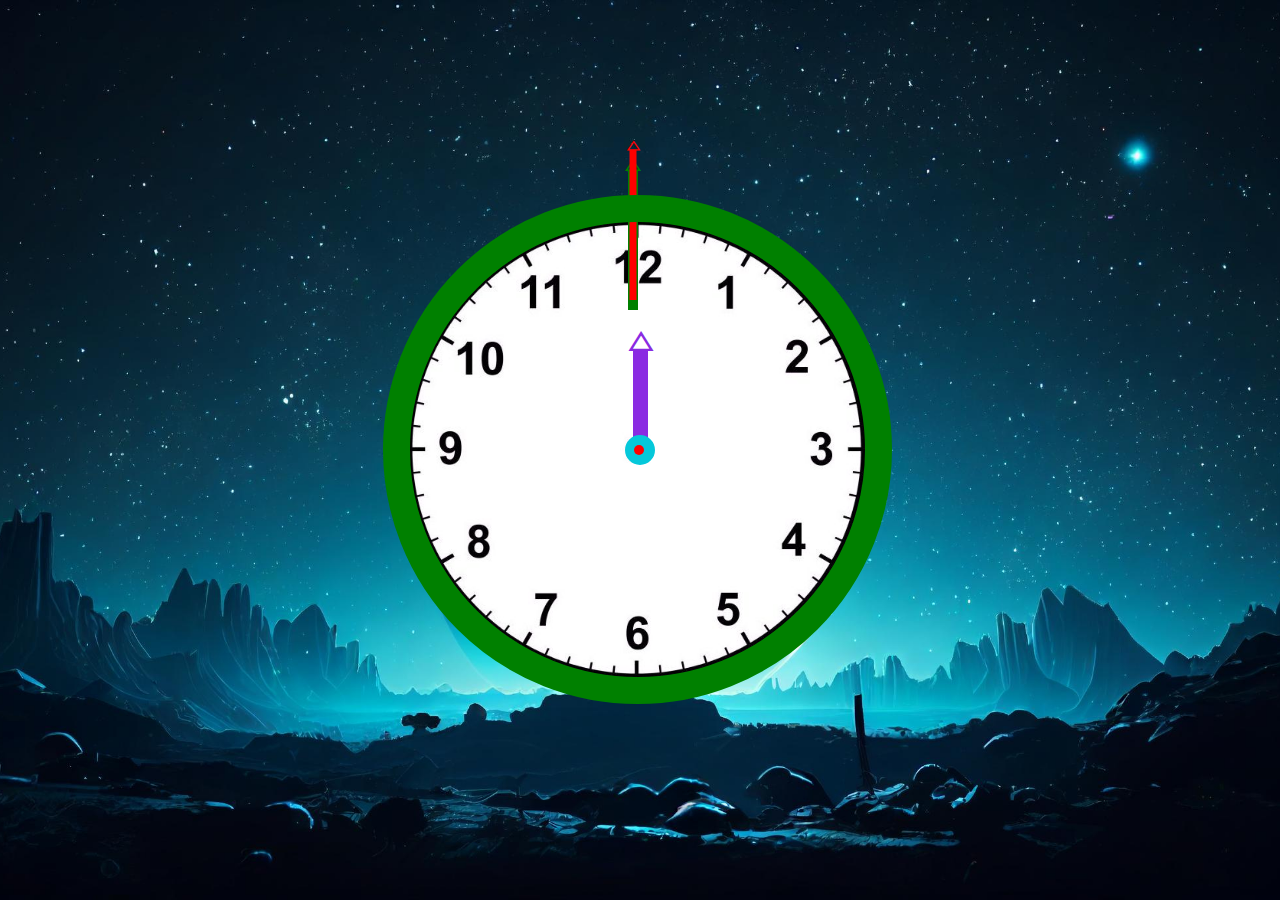
<file: index.html>
<!DOCTYPE html>
<html lang="en">

<head>
    <meta charset="UTF-8">
    <meta name="viewport" content="width=device-width, initial-scale=1.0">
    <title>Document</title>
    <link rel="stylesheet" href="style.css">
    <link rel="stylesheet"
        href="https://fonts.googleapis.com/css2?family=Material+Symbols+Outlined:opsz,wght,FILL,GRAD@48,400,0,0" />
</head>

<body>
    <div class="container">
        <div class="content">
            <div id="hours">
                <span class="material-symbols-outlined mdi-2">change_history</span>
            </div>
            <div id="min">
                <span class="material-symbols-outlined mdi-3">change_history</span>
            </div>
            <div id="sec">
                <span class="material-symbols-outlined mdi-4">change_history</span>
            </div>
        </div>
    </div>
    <script src="index.js"></script>
</body>

</html>
</file>
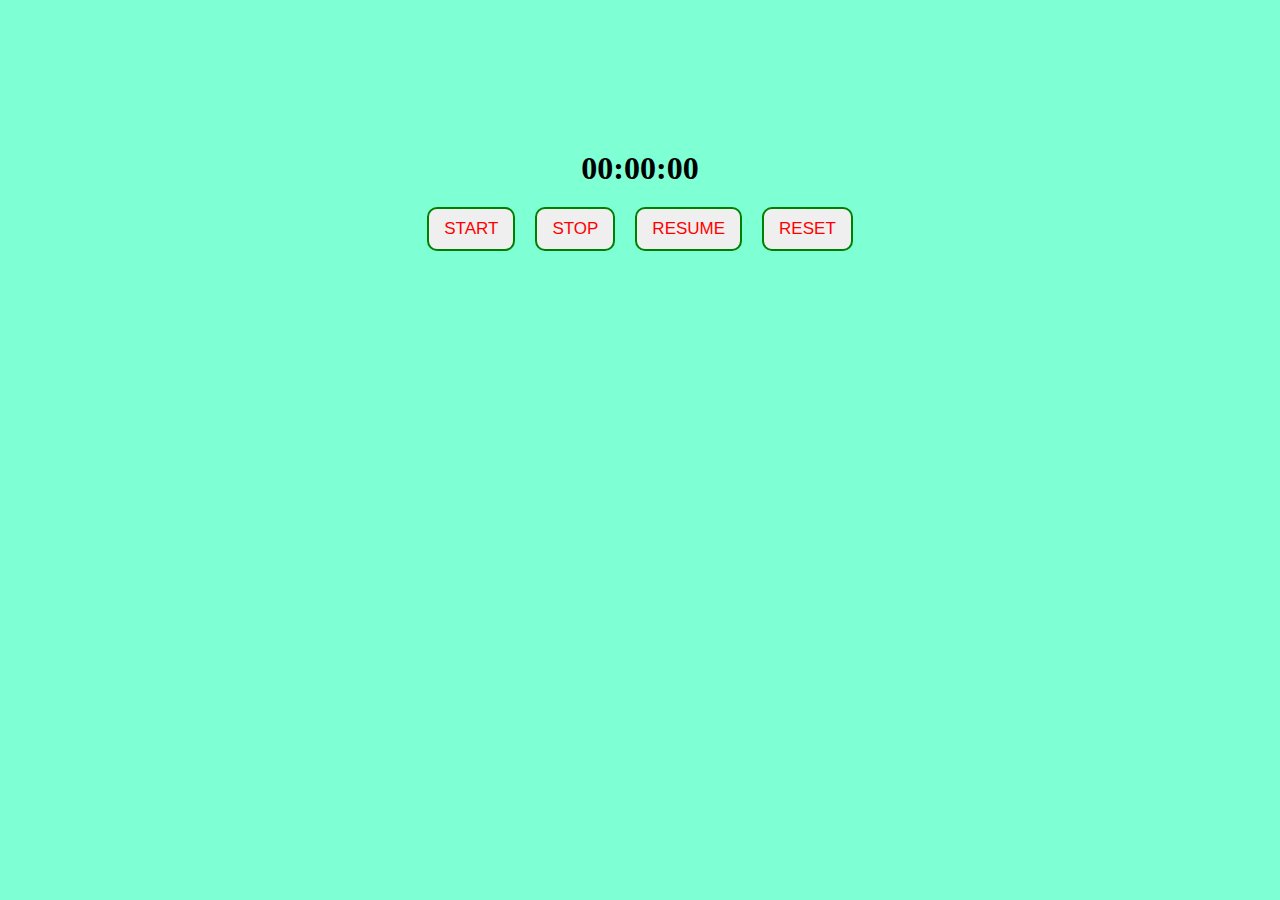
<file: stopWatch.html>
<!DOCTYPE html>
<html lang="en">

<head>
    <meta charset="UTF-8">
    <meta name="viewport" content="width=device-width, initial-scale=1.0">
    <title>clock</title>
    <!-- link css page -->
    <link rel="stylesheet" href="design.css">
</head>

<body>
    <div class="container">
        <!-- <input type="text" id="hours" class="div" placeholder="0 0">
        <input type="text" id="minute" class="div" placeholder="0 0">
        <input type="text" id="second" class="div" placeholder="0 0"> -->
        <h1 id="clock">00:00:00</h1>
    </div>
    <div class="container" id="t2">
        <button onclick="startBtnClicked()" class="md1" found="true" id="start">START</button>
        <button onclick="stopBtnClicked()" class="md2" found="true">STOP</button>
        <button onclick="resumeBtnClicked()" class="md3" found="true" id="resume">RESUME</button>
        <button onclick="resetBtnClicked()" class="md4" found="true">RESET</button>
        </di2>


        <!-- 
    -->
        <!-- link javascript file -->
        <script src="clock.js"></script>
</body>

</html>
</file>
<file: style.css>
* {
    margin: 0;
    padding: 0;
    box-sizing: border-box;
}

body {
    background-image: url(images/uranus-sky-night-background-asset-game-2d-futuristic-generative-ai.jpg);
    background-position: center center;
    background-repeat: no-repeat;
    background-size: cover;
    height: 100vh;
    width: 100vw;
    position: relative;
}

.container {
    background-image: url(images/cl2.jpg);
    background-position: center center;
    background-repeat: no-repeat;
    background-size: cover;
    width: 500px;
    height: 500px;
    border-radius: 50%;
    position: absolute;
    left: 50%;
    top: 50%;
    transform: translate(-50%, -50%);
    display: flex;
    justify-content: center;
    align-items: center;
}

.content {
    position: relative;
    border-radius: 50%;
    border: 15px solid rgb(5, 200, 218);
    position: relative;
}

.content::after {
    position: absolute;
    background-color: red;
    width: 10px;
    height: 10px;
    border-radius: 50%;
    content: "";
    left: -6px;
    top: -5px;
}

.container::before {
    content: "";
    border: 27px solid green;
    height: 455px;
    width: 455px;
    border-radius: 50%;
    position: absolute;
    left: -7px;
    top: -5px;
}

#hours {
    width: 15px;
    height: 100px;
    background-color: blueviolet;
    position: absolute;
    left: -7px;
    bottom: 0px;
    z-index: -1;
    /* transform: translate(-50%, -100%); */
    transform-origin: bottom;
}

#min {
    width: 10px;
    height: 140px;
    background-color: green;
    position: absolute;
    left: -7px;
    bottom: 0;
    z-index: -1;
    transform: translate(-50%, -100%);
    transform-origin: bottom;
}

#sec {
    width: 7px;
    height: 150px;
    background-color: red;
    position: absolute;
    left: -7px;
    bottom: 0;
    z-index: -1;
    transform: translate(-50%, -100%);
    transform-origin: bottom;
}

#sec .mdi-4 {
    position: absolute;
    top: -13px;
    left: -5px;
    transform: rotate(360deg);
    font-size: 17px;
    color: red;
    border-top-left-radius: 50%;
    border-top-right-radius: 50%;
}

#min .mdi-3 {
    top: -15px;
    left: -5px;
    color: green;
    font-size: 20px;
    position: absolute;
    border-top-left-radius: 50%;
    transform: rotate(360deg);
}

#hours .mdi-2 {
    top: -24px;
    left: -7px;
    font-size: 30px;
    color: blueviolet;
    position: absolute;
    border-top-right-radius: 50%;
    transform: rotate(0deg);
}

/* responsive  section  */
@media screen and (min-width:320px) and (max-width:480px) {
    .container {
        width: 300px;
        height: 300px;
    }

    .content::after {
        left: -5px;
    }

    .container::before {
        width: 280px;
        height: 280px;
        border: 19px solid #34d134;
        left: -10px;
        top: -9px;
    }

    .content {
        border: 13px solid rgb(87, 209, 213);
    }

    #hours {
        width: 12px;
        height: 60px;
    }

    #hours .mdi-2 {
        top: -20px;
        left: -6px;
        font-size: 25px;
    }

    #min {
        width: 8px;
        height: 85px;
    }

    #min .mdi-3 {
        top: -14px;
        font-size: 18px;
    }

    #sec {
        width: 6px;
        height: 101px;
        left: -4px;
    }
}
</file>
<file: design.css>
* {
    margin: 0;
    padding: 0;
    box-sizing: border-box;
}

body {
    background-color: aquamarine;
}

.container {
    display: flex;
    justify-content: center;
    align-items: center;
    column-gap: 20px;
    margin-top: 150px;
}

.div {
    outline-color: palevioletred;
    padding: 0px 5px;
    width: 85px;
    border: 2px solid palevioletred;
    border-radius: 8px;
    font-size: 50px;
    letter-spacing: 1px;
    text-align: center;
}

#t2 button {
    font-size: 17px;
    padding: 10px 15px;
    text-align: center;
    border-radius: 10px;
    border: 2px solid green;
    color: red;
}

#t2 {
    margin-top: 20px;
}
</file>
